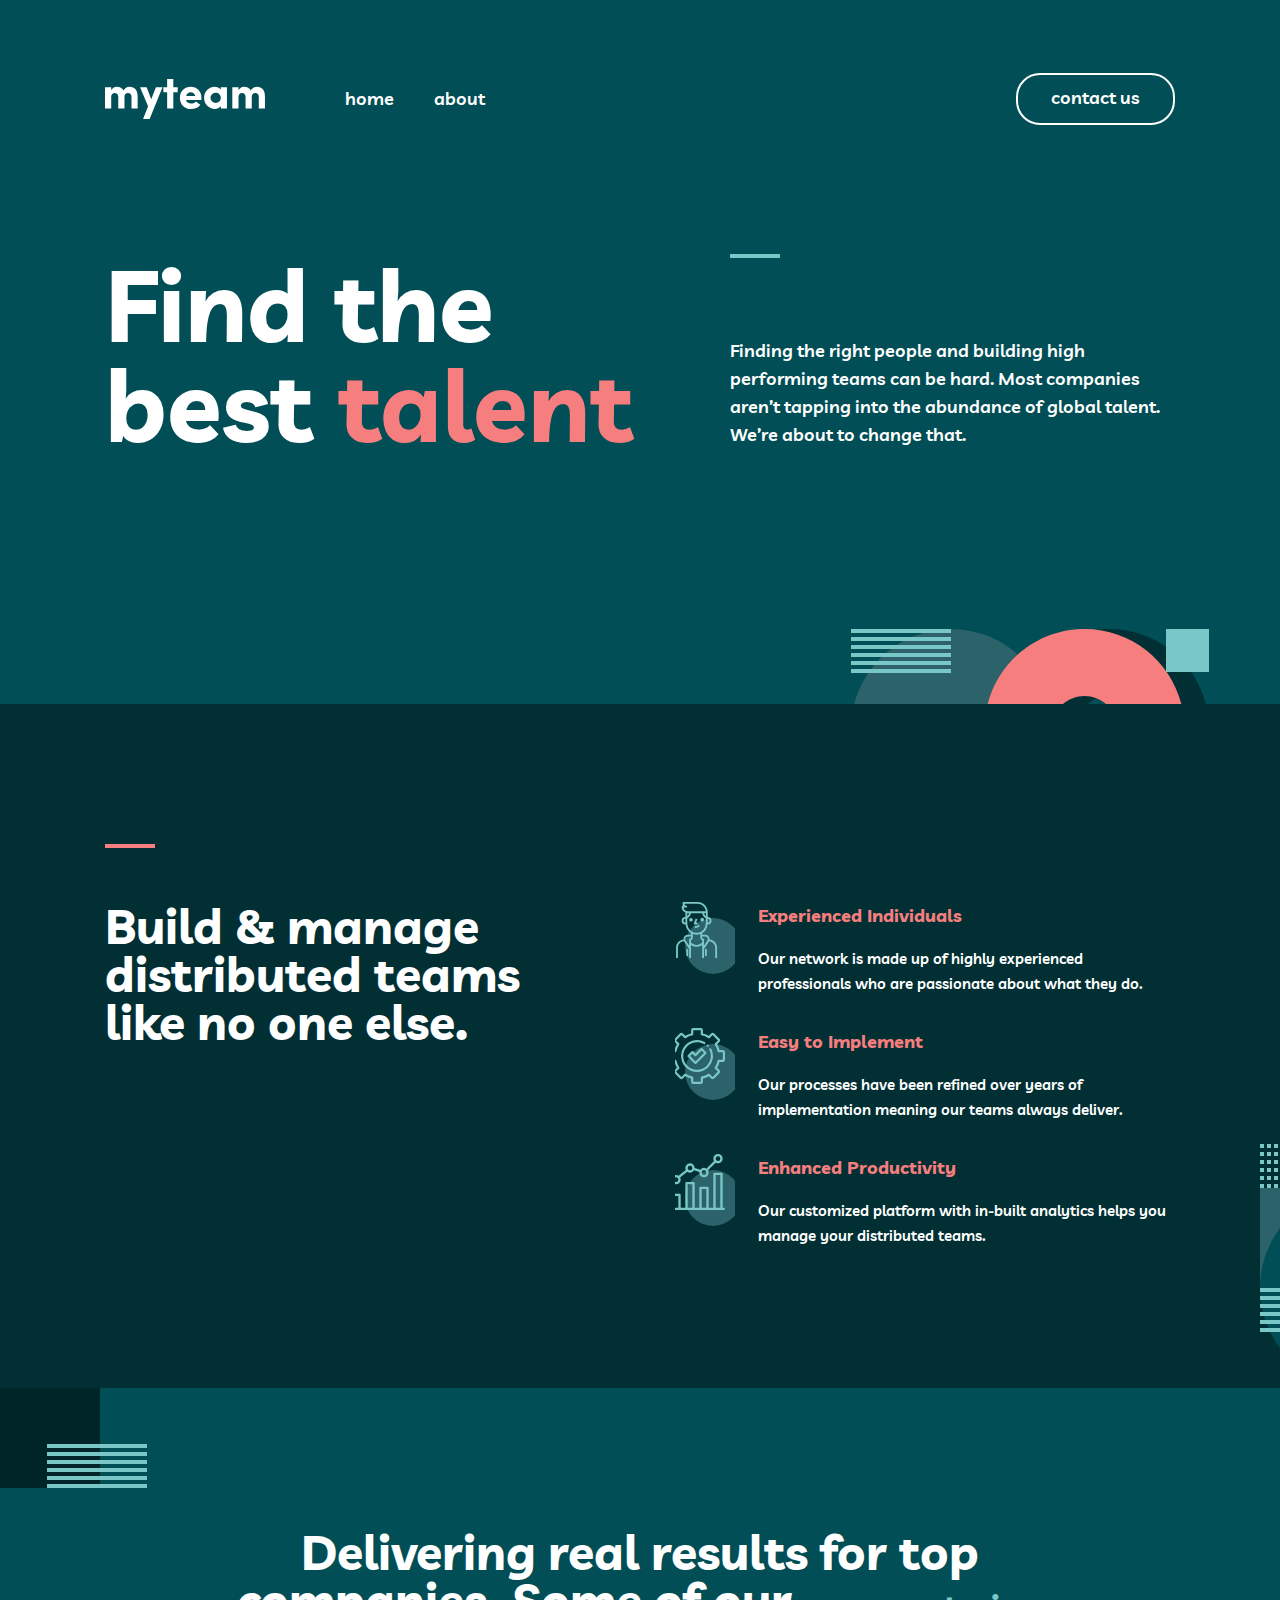
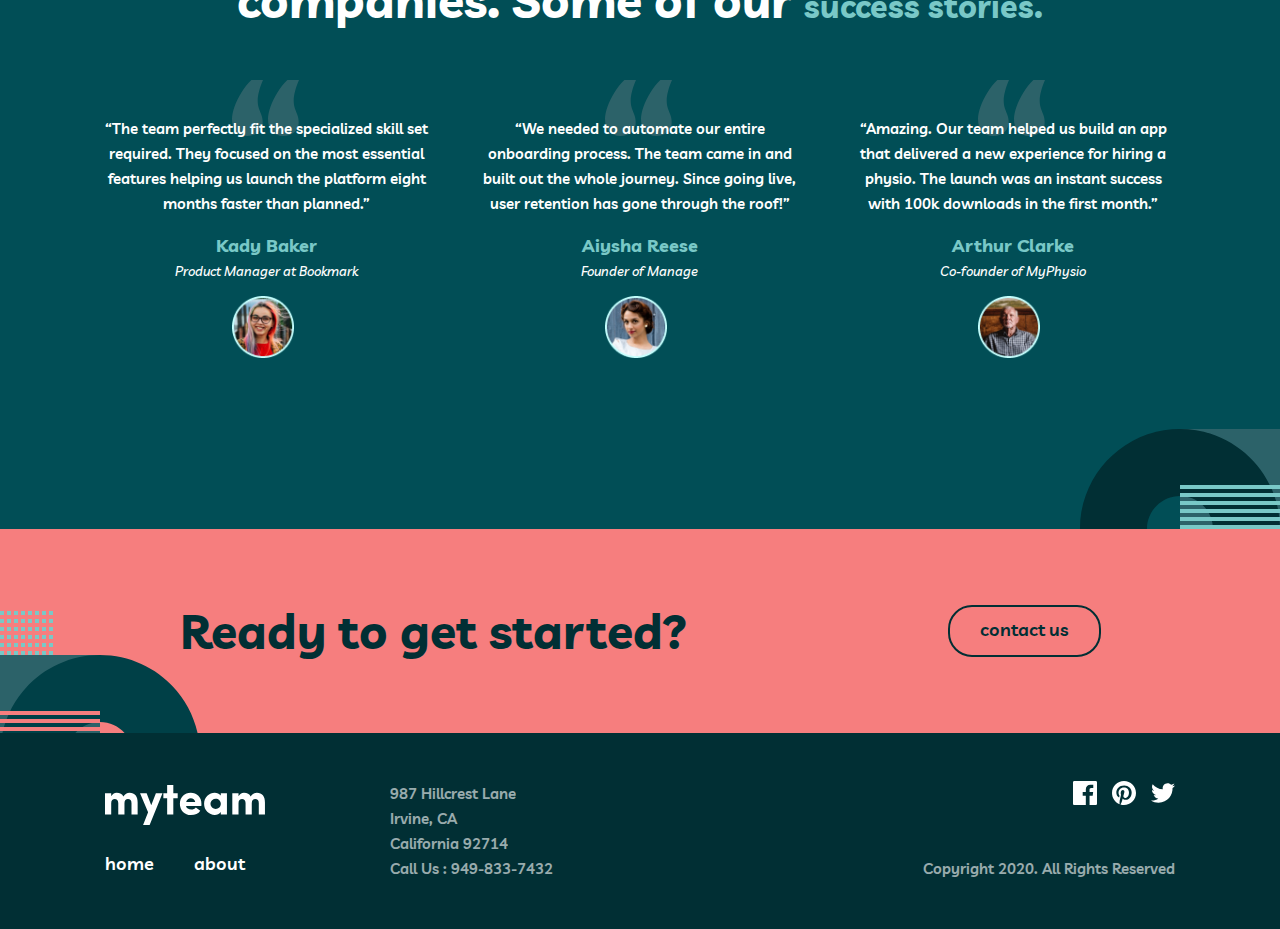
<file: index.html>
<!DOCTYPE html>
<html lang="en">
<head>
    <meta charset="UTF-8">
    <meta http-equiv="X-UA-Compatible" content="IE=edge">
    <meta name="viewport" content="width=device-width, initial-scale=1.0">
    <title>MyTeam</title>
    <link rel="stylesheet" href="./css/main.css">
</head>
<body>
    <!-- SITE HEADER  -->
    <header class="site-header">
        <div class="container">
            <div class="site-header__wrapper">
                <a class="logo" href="./index.html">
                    <img class="logo__img" src="./images/svg/logo.svg" alt="MyTeam's logo">
                </a>
                <div class="site-header__inner-wrapper js-header-inner">
                    <button class="site-header__close-btn js-close-btn" type="button"></button>
                    <nav class="site-header__nav">
                        <ul class="site-header__list">
                            <li class="site-header__item">
                                <a class="site-header__link" href="./index.html">
                                    home
                                </a>
                            </li>
                            <li class="site-header__item">
                                <a class="site-header__link" href="#">
                                    about
                                </a>
                            </li>
                        </ul>
                    </nav>
                    <a class="site-header__contact-link" href="./views/contact.html">
                        contact us
                    </a>
                </div>
                <button class="site-header__bar-btn js-bar-btn" type="button"></button>
            </div>
        </div>
    </header>
    <!-- SITE HEADER ENDS  -->
    <!-- SITE MAIN  -->
    <main class="site-main">
        <section class="hero">
            <div class="container">
                <div class="hero__wrapper">
                    <div class="hero__title-wrapper">
                        <h1 class="hero__title" title="Find the best talent">
                            Find the <br> best <span class="hero__title-stage">talent</span>
                        </h1>
                    </div>
                    <div class="hero__desc-wrapper">
                        <p class="hero__desc" title="Finding the right people and building high performing 
                        teams can be hard. Most companies aren’t tapping into the abundance of global talent. 
                        We’re about to change that.">
                        Finding the right people and building high performing teams can be hard. Most companies aren’t 
                        tapping into the abundance of global talent. We’re about to change that.
                    </p>
                </div>
            </div>
        </div>
    </section>
    <section class="services">
        <div class="container">
            <div class="services__wrapper">
                <div class="services__details-wrapper">
                    <h2 class="services__title" title="Build & manage distributed teams like no one else.">
                        Build & manage distributed teams like no one else.
                    </h2>
                </div>
                <ul class="services__list">
                    <li class="services__item">
                        <div class="services__item-wrapper">
                            <h3 class="services__item-title" title="Experienced Individuals">
                                Experienced Individuals
                            </h3>
                            <p class="services__item-desc" title="Our network is made up of highly experienced professionals who are passionate about what they do.">
                                Our network is made up of highly experienced professionals who are passionate about what they do.
                            </p>
                        </div>
                    </li>
                    <li class="services__item">
                        <div class="services__item-wrapper">
                            <h3 class="services__item-title" title="Easy to Implement">
                                Easy to Implement
                            </h3>
                            <p class="services__item-desc" title="Our processes have been refined over years of implementation meaning our teams always deliver.">
                                Our processes have been refined over years of implementation meaning our teams always deliver.
                            </p>
                        </div>
                    </li>
                    <li class="services__item">
                        <div class="services__item-wrapper">
                            <h3 class="services__item-title" title="Enhanced Productivity">
                                Enhanced Productivity
                            </h3>
                            <p class="services__item-desc" title="Our customized platform with in-built analytics helps you manage your distributed teams.">
                                Our customized platform with in-built analytics helps you manage your distributed teams.
                            </p>
                        </div>
                    </li>
                </ul>
            </div>
        </div>
    </section>
    <!-- STORIES SECTION  -->
    <section class="stories">
        <div class="container">
            <div class="stories__title-wrapper">
                <h2 class="stories__title">Delivering real results for top companies. Some of our <span class="stories__span">success stories.</span></h2>
            </div>
            <ul class="stories__list">
                <li class="stories__item">
                    <blockquote class="stories__quote"> “The team perfectly fit the specialized skill set required. They focused on the most essential features helping us launch the platform eight months faster than planned.”</blockquote>
                    <h3 class="stories__subtitle">Kady Baker</h3>
                    <p class="stories__desc">Product Manager at Bookmark</p>
                </li>
                <li class="stories__item">
                    <blockquote class="stories__quote">“We needed to automate our entire onboarding process. The team came in and built out the whole journey. Since going live, user retention has gone through the roof!”</blockquote>
                    <h3 class="stories__subtitle">Aiysha Reese</h3>
                    <p class="stories__desc">Founder of Manage</p>
                </li>
                <li class="stories__item">
                    <blockquote class="stories__quote">“Amazing. Our team helped us build an app that delivered a new experience for hiring a physio. The launch was an instant success with 100k downloads in the first month.”</blockquote>
                    <h3 class="stories__subtitle">Arthur Clarke</h3>
                    <p class="stories__desc">Co-founder of MyPhysio</p>
                </li>
            </ul>
        </div>
    </section>
    <!-- STORIES SECTION ENDS -->
    <!-- STARTED SECTION  -->
    <section class="started">
        <div class="container">
            <div class="started__inner">
                <h2 class="started__title">Ready to get started?</h2>
                <a href="./views/contact.html" class="started__link">contact us</a>
            </div>
        </div>
    </section>
    <!-- STARTED SECTION END  -->
</main>
<!-- SITE MAIN ENDS  -->
<!-- SITE FOOTER  -->
<footer class="site-footer">
    <div class="container">
        <div class="site-footer__inner">
            <div class="site-footer__start">
                <a class="site-footer__logo" href="./index.html">
                    <img class="site-footer__logo-img" src="./images/svg/logo.svg" alt="MyTeam's logo">
                </a>
                <ul class="site-footer__start-list">
                    <li class="site-footer__start-item">
                        <a href="./index.html" class="site-footer__start-link">home</a>
                    </li>
                    <li class="site-footer__start-item">
                        <a href="#" class="site-footer__start-link">about</a>
                    </li>
                </ul>
            </div>
            <ul class="site-footer__list">
                <li class="site-footer__item">
                    <a href="#" class="site-footer__link">987  Hillcrest Lane </a>
                </li>
                <li class="site-footer__item">
                    <a href="#" class="site-footer__link">Irvine, CA</a>
                </li>
                <li class="site-footer__item">
                    <a href="#" class="site-footer__link">California 92714</a>
                </li>
                <li class="site-footer__item">
                    <a href="#" class="site-footer__link">Call Us : 949-833-7432</a>
                </li>
            </ul>
            <div class="site-footer__end">
                <ul class="site-footer__end-list">
                    <li class="site-footer__end-item">
                        <a href="" class="site-footer__end-link">
                            <img src="./images/svg/facebook.svg" width="24" height="24" alt="facebook logo" class="site-footer__end-img">
                        </a>
                    </li>
                    <li class="site-footer__end-item">
                        <a href="" class="site-footer__end-link">
                            <img src="./images/svg/p.svg" width="24" height="24" alt=" p logo" class="site-footer__end-img">
                        </a>
                    </li>
                    <li class="site-footer__end-item">
                        <a href="" class="site-footer__end-link">
                            <img src="./images/svg/twitter.svg" width="24" height="20" alt=" twitter logo" class="site-footer__end-img">
                        </a>
                    </li>
                </ul>
                <p class="site-footer__text">Copyright 2020. All Rights Reserved</p>
            </div>
        </div>
    </div>
</footer>
<!-- SITE FOOTER ENDS -->
<script src="./js/app.js"></script>
</body>
</html>
</file>
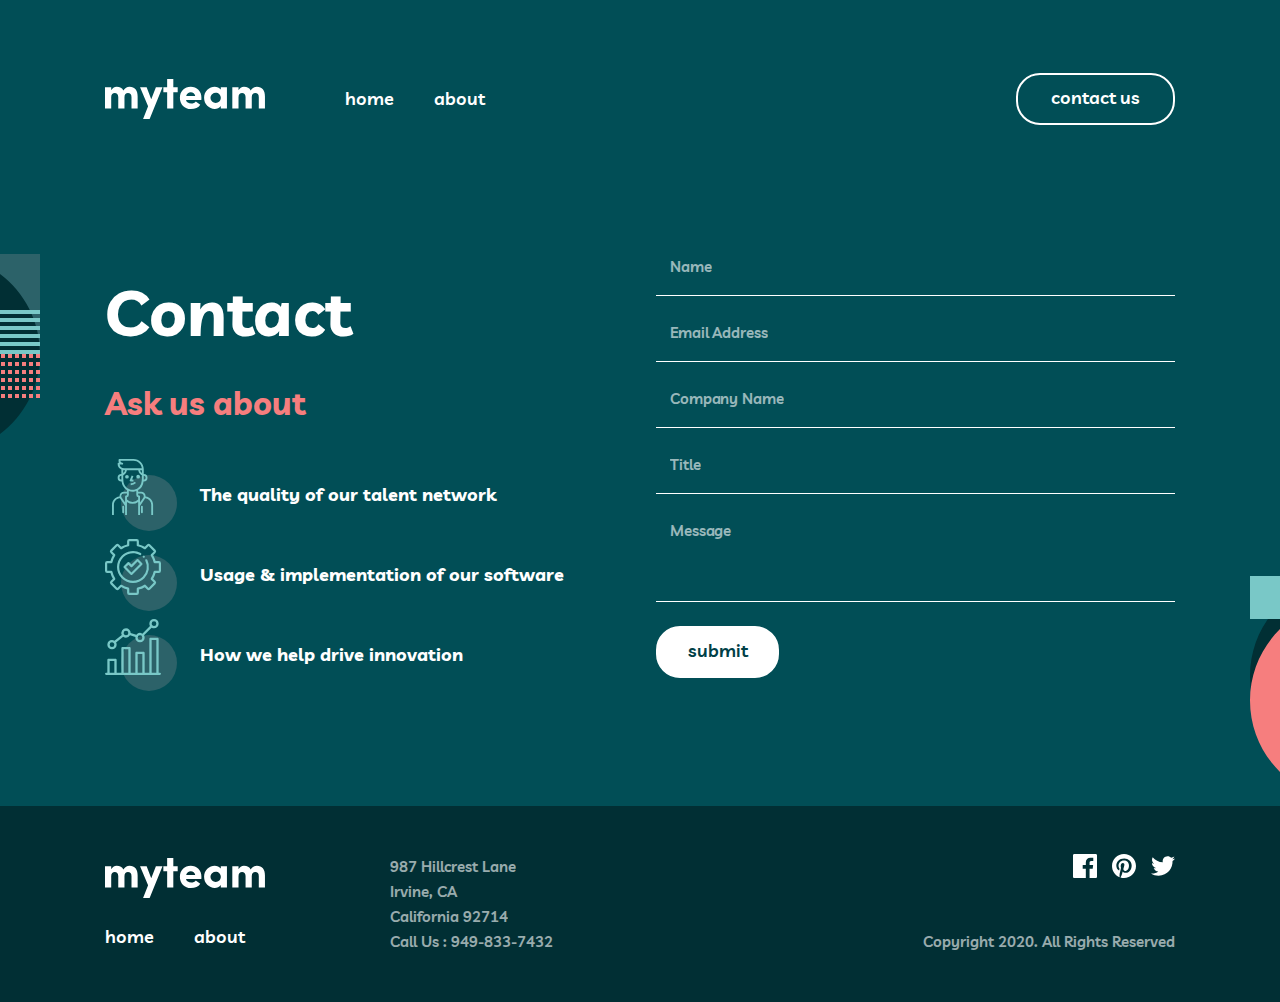
<file: views/contact.html>
<!DOCTYPE html>
<html lang="en">
<head>
    <meta charset="UTF-8">
    <meta http-equiv="X-UA-Compatible" content="IE=edge">
    <meta name="viewport" content="width=device-width, initial-scale=1.0">
    <title>Contact</title>
    <link rel="stylesheet" href="../css/main.css">
</head>
<body>
    <!-- SITE HEADER  -->
    <header class="site-header">
        <div class="container">
            <div class="site-header__wrapper">
                <a class="logo" href="../index.html">
                    <img class="logo__img" src="../images/svg/logo.svg" alt="MyTeam's logo">
                </a>
                <div class="site-header__inner-wrapper js-header-inner">
                    <button class="site-header__close-btn js-close-btn" type="button"></button>
                    <nav class="site-header__nav">
                        <ul class="site-header__list">
                            <li class="site-header__item">
                                <a class="site-header__link" href="../index.html">
                                    home
                                </a>
                            </li>
                            <li class="site-header__item">
                                <a class="site-header__link" href="#">
                                    about
                                </a>
                            </li>
                        </ul>
                    </nav>
                    <a class="site-header__contact-link" href="./contact.html">
                        contact us
                    </a>
                </div>
                <button class="site-header__bar-btn js-bar-btn" type="button"></button>
            </div>
        </div>
    </header>
    <!-- SITE HEADER ENDS  -->
    <!-- SITE MAIN  -->
    <main class="site-main">
        <section class="contact">
            <div class="container">
                <div class="contact__wrapper">
                    <div class="contact__details-wrapper">
                        <div class="contact__inner-wrapper">
                            <h2 class="contact__title" title="Contact">
                                Contact
                            </h2>
                            <p class="contact__desc" title="Ask us about">
                                Ask us about
                            </p>
                        </div>
                        <ul class="contact__list">
                            <li class="contact__item" title="The quality of our talent network">
                                The quality of our talent network
                            </li>
                            <li class="contact__item" title="Usage & implementation of our software">
                                Usage & implementation of our software
                            </li>
                            <li class="contact__item" title="How we help drive innovation">
                                How we help drive innovation
                            </li>
                        </ul>
                    </div> 
                    <div class="contact__form-wrapper">
                        <form class="contact__form js-contact-form" action="https://echo.htmlacademy.ru/courses" method="POST" autocomplete="off">
                            <input class="contact__input" type="text" name="user_name" placeholder="Name" aria-label="Enter your name">
                            <input class="contact__input" type="email" name="user_email" placeholder="Email Address" aria-label="Enter your email">
                            <input class="contact__input" type="text" name="user_company_name" placeholder="Company Name" aria-label="Enter your company name">
                            <input class="contact__input" type="text" name="user_title" placeholder="Title" aria-label="Enter your title">
                            <textarea class="contact__input contact__input--msg" name="user_msg" placeholder="Message" aria-label="Enter your message"></textarea>
                            <button class="contact__btn" type="submit">submit</button>
                        </form>
                    </div>
                </div>
            </div>
        </section>
    </main>
    <!-- SITE MAIN ENDS  -->
    <!-- SITE FOOTER  -->
    <footer class="site-footer">
        <div class="container">
            <div class="site-footer__inner">
                <div class="site-footer__start">
                    <a class="site-footer__logo" href="../index.html">
                        <img class="site-footer__logo-img" src="../images/svg/logo.svg" alt="MyTeam's logo">
                    </a>
                    <ul class="site-footer__start-list">
                        <li class="site-footer__start-item">
                            <a href="../index.html" class="site-footer__start-link">home</a>
                        </li>
                        <li class="site-footer__start-item">
                            <a href="#" class="site-footer__start-link">about</a>
                        </li>
                    </ul>
                </div>
                <ul class="site-footer__list">
                    <li class="site-footer__item">
                        <a href="#" class="site-footer__link">987  Hillcrest Lane </a>
                    </li>
                    <li class="site-footer__item">
                        <a href="#" class="site-footer__link">Irvine, CA</a>
                    </li>
                    <li class="site-footer__item">
                        <a href="#" class="site-footer__link">California 92714</a>
                    </li>
                    <li class="site-footer__item">
                        <a href="#" class="site-footer__link">Call Us : 949-833-7432</a>
                    </li>
                </ul>
                <div class="site-footer__end">
                    <ul class="site-footer__end-list">
                        <li class="site-footer__end-item">
                            <a href="#" class="site-footer__end-link">
                                <img src="../images/svg/facebook.svg" width="24" height="24" alt="facebook logo" class="site-footer__end-img">
                            </a>
                        </li>
                        <li class="site-footer__end-item">
                            <a href="#" class="site-footer__end-link">
                                <img src="../images/svg/p.svg" width="24" height="24" alt=" p logo" class="site-footer__end-img">
                            </a>
                        </li>
                        <li class="site-footer__end-item">
                            <a href="#" class="site-footer__end-link">
                                <img src="../images/svg/twitter.svg" width="24" height="20" alt=" twitter logo" class="site-footer__end-img">
                            </a>
                        </li>
                    </ul>
                    <p class="site-footer__text">Copyright 2020. All Rights Reserved</p>
                </div>
            </div>
        </div>
    </footer>
    <!-- SITE FOOTER ENDS -->
<script src="../js/app.js"></script>
</body>
</html>
</file>
